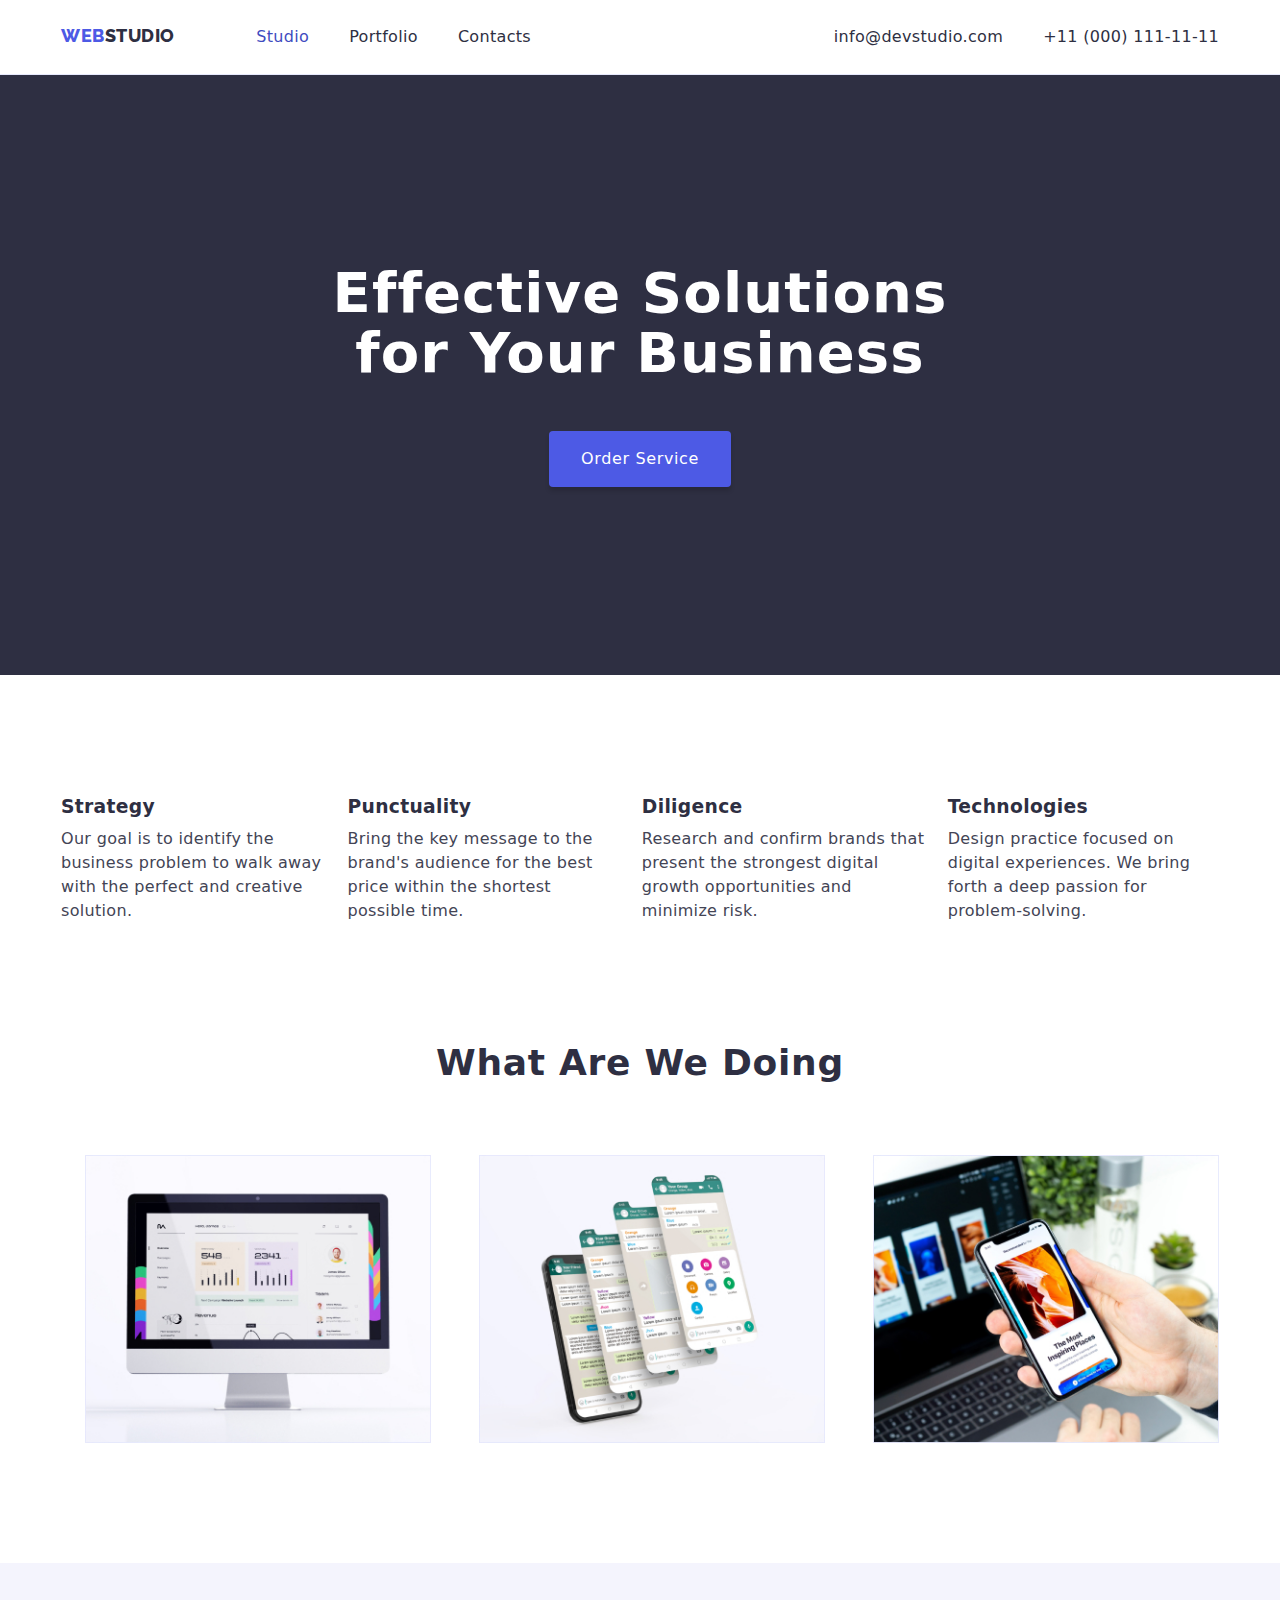
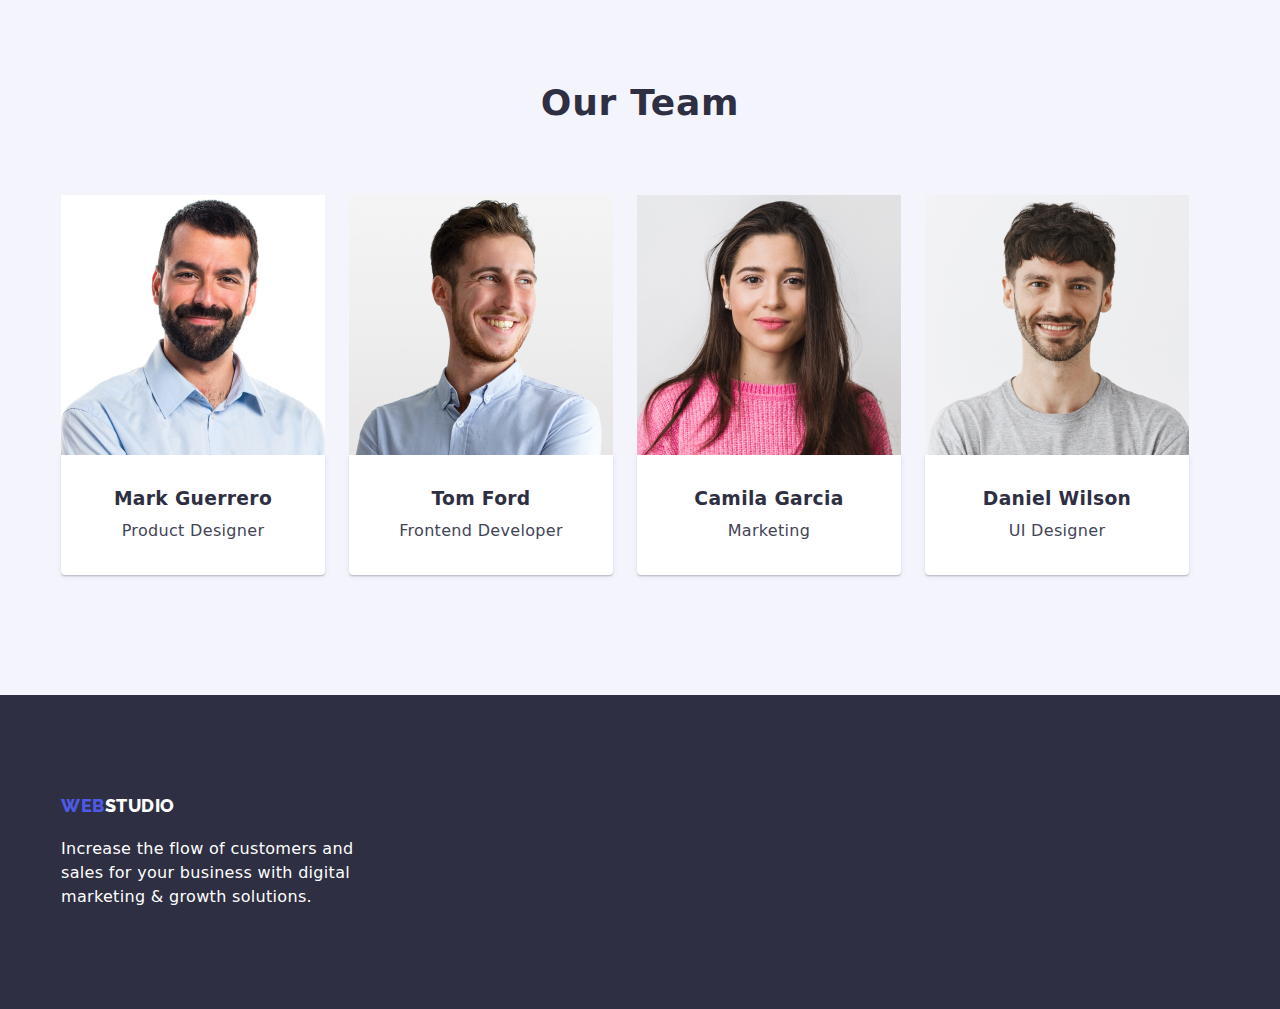
<file: index.html>
<!DOCTYPE html>

<html lang="en">
<head>
    <!-- CSS Style link -->
    <link rel="stylesheet" href="./css/styles.css" />
    <!-- «B13» All fonts and their variations are linked from Google Fonts Services -->
    <link href="https://fonts.googleapis.com/css2?family=Raleway:wght@800&family=Roboto:wght@400;500;700;900&display=swap" rel="stylesheet" />
    <link rel="stylesheet" href="https://cdnjs.cloudflare.com/ajax/libs/modern-normalize/1.0.0/modern-normalize.min.css"/>  
    <title>My Homework #3</title>
</head>
<body>
    <!-- This is the header tag that wraps the navigation options, web logo and  contacts info as well -->
    <header class="header">
        <div class="container container-header">
        <!-- Nav tag as well known as Navigation wrapper -->
        <nav>
            <!-- This is the LOGO usually used in image or text as well, clickable for homepage only  -->
            <a href="./index.html" class="logo"><span class="logo-colored">web</span><span>studio</span></a>
            <!-- This is navigation list or option is resposible for exploring the webpage -->
            <ul class="menu-nav unstyle-list">
                <li><a href="./index.html" class="nav active">Studio</a></li><!-- class Active will be highlighted the current page-->
                <li><a href="./portfolio.html" class="nav">Portfolio</a></li>
                <li><a href="./" class="nav">Contacts</a></li><!-- Contact will be in default link -->
            </ul>
        </nav>
        <!-- 
            This the Contact links, mostly in the rightside of navigation, reponsible for 
            contacting email, telephone number, mobile number and 
            social media links(fb,twitter,instagram,etc) 
        -->
        <ul class="menu-contact unstyle-list">
            <li><a href="mailto:info@devstudio.com" class="contact">info@devstudio.com</a></li>
            <li><a href="tel:+110001111111" class="contact">+11 (000) 111-11-11</a></li>
        </ul>    
        </div>
    </header>
    <!-- this is the Main tag that wraps the content of the webpage. -->
    <main>
        <!-- The main topic and content of the page -->
        <section class="hero-image">
            <div class="container container-hero">
                <!-- This is the heading 1 tag only use once. -->
                <h1 class="hero-top-banner">
                    Effective Solutions <br />
                    for Your Business
                </h1>
                <!-- This is the button tag. It has many action event for e.g. submitting your username and password-->
                <button type="button" class="btn-primary">Order Service</button>
            </div>
        </section>
        <section class="section">
            <div class="container">
            <!-- Section 1 of the content-->
            <ul class="feature-section unstyle-list">
                <li class="feature-list">
                    <h3 class="feat-title">Strategy</h3>
                    <p class="feat-desc">
                        Our goal is to identify the business
                        problem to walk away with the 
                        perfect and creative solution. 
                    </p>    
                </li>
                <li class="feature-list">
                    <h3 class="feat-title">Punctuality</h3>
                    <p class="feat-desc">
                        Bring the key message to the 
                        brand's audience for the best price
                        within the shortest possible time.
                    </p>
                </li>
                <li class="feature-list">
                    <h3 class="feat-title">Diligence</h3>
                    <p class="feat-desc">
                        Research and confirm brands that 
                        present the strongest digital growth 
                        opportunities and minimize risk.
                    </p>
                </li>
                <li class="feature-list">
                    <h3 class="feat-title">Technologies</h3>
                    <p class="feat-desc">
                        Design practice focused on digital 
                        experiences. We bring forth a deep 
                        passion for problem-solving.
                    </p>
                </li>
            </ul>
            </div>
        </section>
        <section class="section section-attached">
            <div class="container">
            <h2 class="section-title">What Are We Doing</h2>
            <!-- This is list of images,All image are stored in root folder /images -->
            <ul class="card unstyle-list centered-list">
                <li class="card-list">
                    <img src="images/01monitor.jpg" alt="Monitor" width="360" />
                </li>
                <li class="card-list">
                    <img src="images/02mobile.jpg" alt="Mobile" width="360" />
                </li>
                <li class="card-list">
                    <img src="images/03mobileandlaptop.jpg" alt="Both" width="360"  />
                </li>
            </ul>
            </div>
        </section>
        <section class="section section-team">
            <div class="container">
            <h2 class="section-title">Our Team</h2>
            <ul class="team-card unstyle-list centered-list">
                <li>
                    <img src="./images/04MarkGuerrero.jpg" alt="Mark's Photo" width="264">
                    <div class="card-content">
                        <h3 class="card-title">Mark Guerrero</h3>
                        <p class="card-text">
                            Product Designer
                        </p>
                    </div>
                </li>
                <li>
                    <img src="./images/05TomFord.jpg" alt="Tom's Photo" width="264" />
                    <div class="card-content">
                        <h3 class="card-title">Tom Ford</h3>
                        <p class="card-text">
                            Frontend Developer
                        </p>
                    </div>
                </li>
                <li>
                    <img src="./images/06CamilaGarcia.jpg" alt="Camila's Photo" width="264" />
                    <div class="card-content">
                        <h3 class="card-title">Camila Garcia</h3>
                        <p class="card-text">
                            Marketing
                        </p>
                    </div>
                </li>
                <li>
                    <img src="./images/07DanielWilson.jpg" alt="Daniel's Photo" width="264" />
                    <div class="card-content">
                        <h3 class="card-title">Daniel Wilson</h3>
                        <p class="card-text">
                        UI Designer
                        </p>    
                    </div>
                </li>
            </ul>
            </div>
        </section>
    </main>
    <!-- This is the footer tag that wraps the logo, contact info, costumer services, FAQ etc. -->
    <footer class="footer">
        <div class="container">
        <a href="./index.html" class="logo"><span class="logo-colored">web</span><span>studio</span></a><br>
        <p class="footer-text">
            Increase the flow of customers and <br />
            sales for your business with digital <br />
            marketing & growth solutions.
        </p>
        </div>
    </footer>
</body>
</html>
</file>
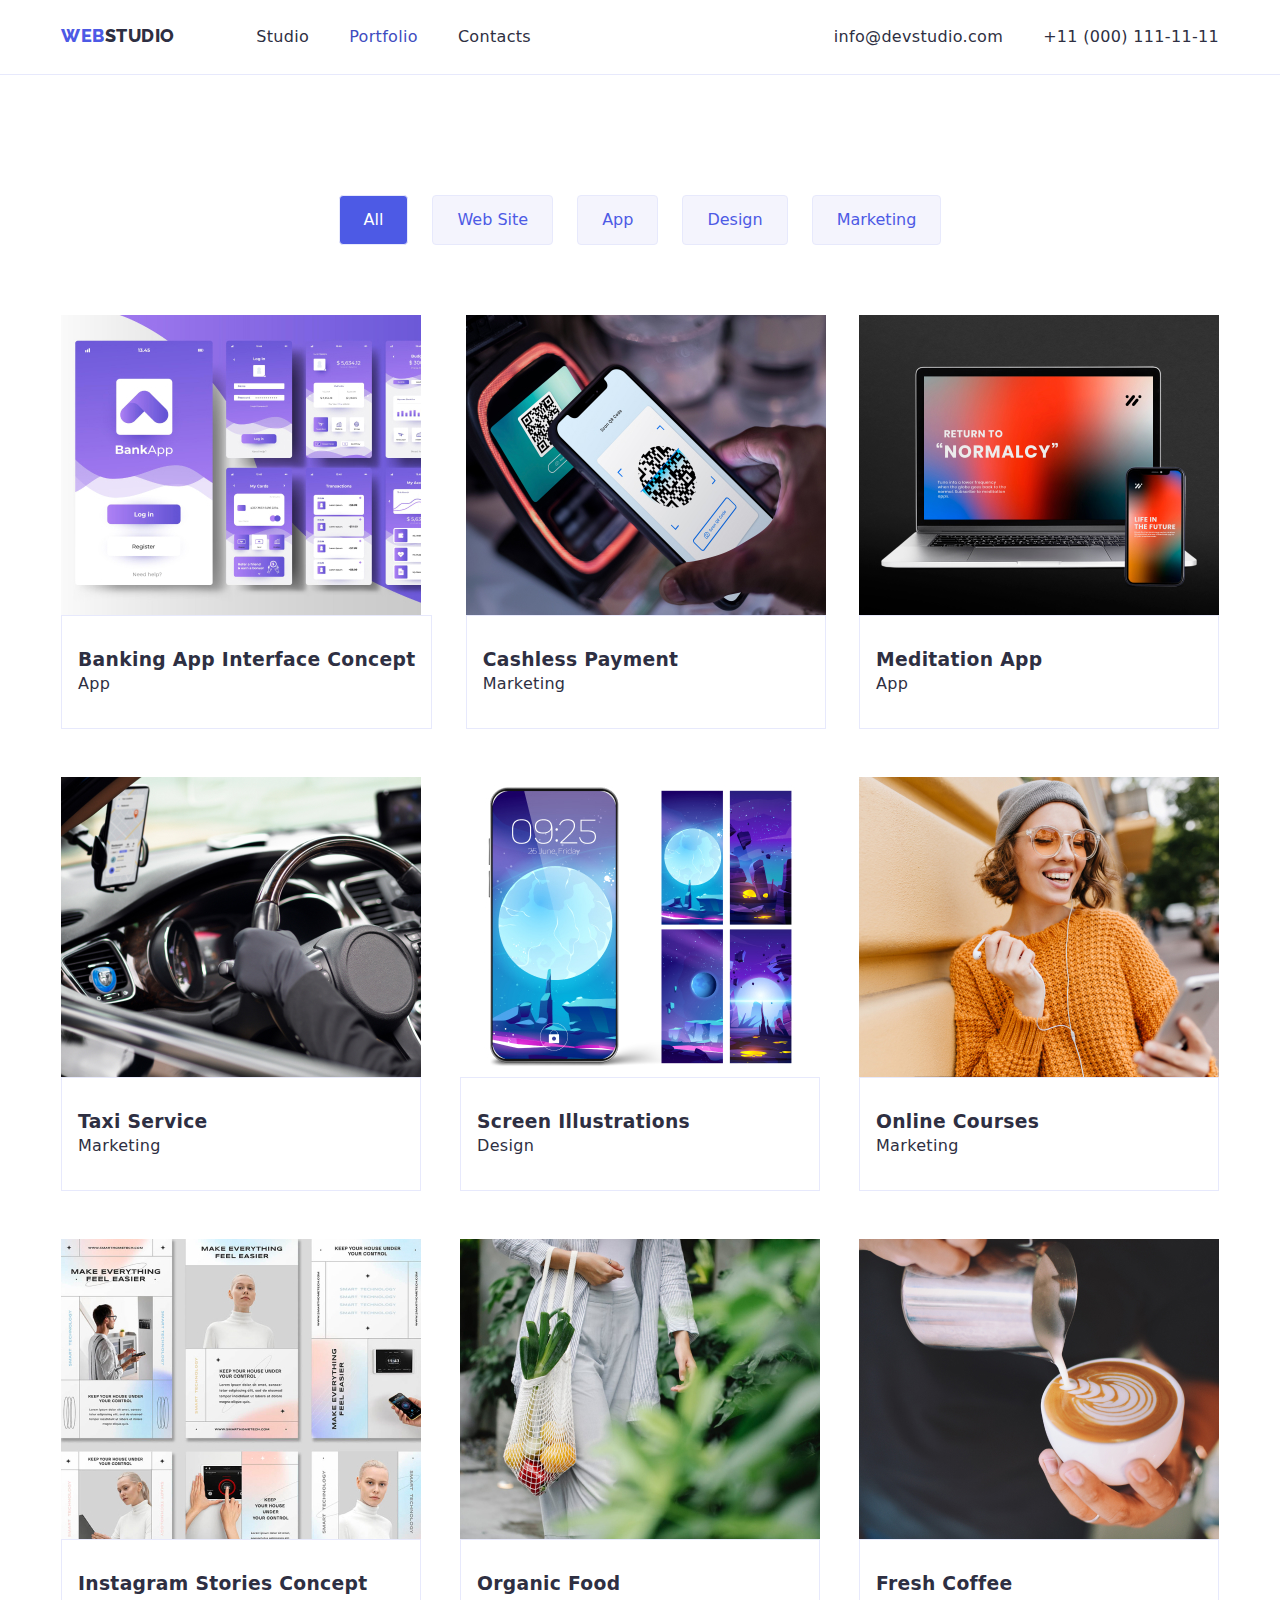
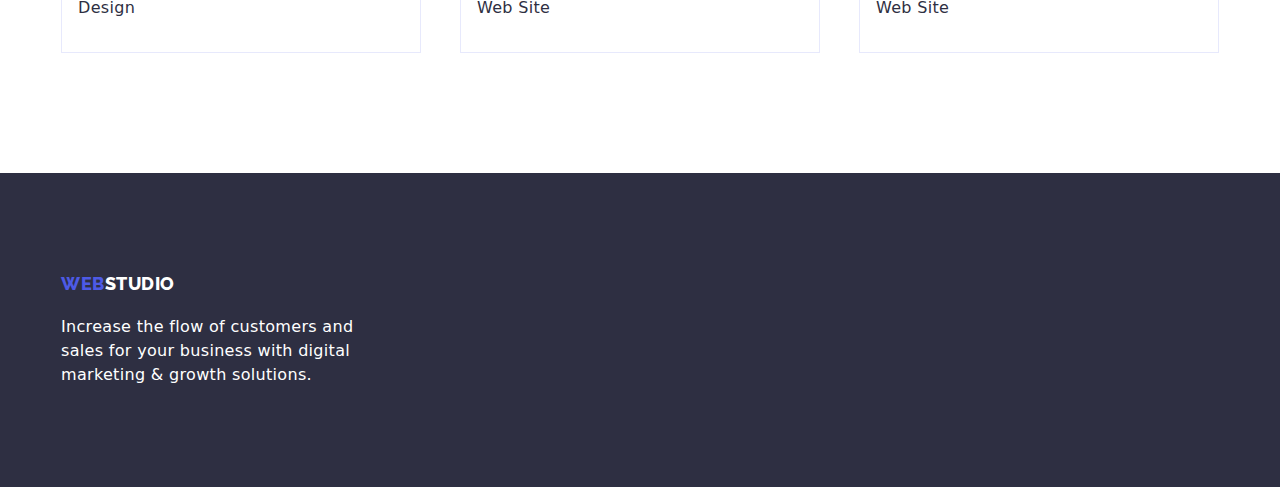
<file: portfolio.html>
<!DOCTYPE html>

<html lang="en">

<head>
    <!-- CSS Style link -->
    <link rel="stylesheet" href="./css/styles.css" />
    <!-- «B13» All fonts and their variations are linked from Google Fonts Services -->
    <link href="https://fonts.googleapis.com/css2?family=Raleway:wght@800&family=Roboto:wght@400;500;700;900&display=swap"
        rel="stylesheet" />
    <link rel="stylesheet" href="https://cdnjs.cloudflare.com/ajax/libs/modern-normalize/1.0.0/modern-normalize.min.css"/>  
    <title>My Homework #3</title>
</head>

<body>
    <!-- This is the header tag that wraps the navigation options, web logo and  contacts info as well -->
    <header class="header">
        <div class="container container-header">
        <!-- Nav tag as well known as Navigation wrapper -->
        <nav>
            <!-- This is the LOGO usually used in image or text as well, clickable for homepage only  -->
            <a href="./index.html" class="logo"><span class="logo-colored">web</span><span>studio</span></a>
            <!-- This is navigation list or option is resposible for exploring the webpage -->
            <ul class="menu-nav unstyle-list">
                <li><a href="./index.html" class="nav">Studio</a></li>
                <li><a href="./portfolio.html" class="nav active">Portfolio</a></li><!-- class Active will be highlighted the current page-->
                <li><a href="./" class="nav">Contacts</a></li><!-- Contact will be in default link -->
            </ul>
        </nav>
        <!-- 
                This the Contact links, mostly in the rightside of navigation, reponsible for 
                contacting email, telephone number, mobile number and 
                social media links(fb,twitter,instagram,etc) 
            -->
        <ul class="menu-contact unstyle-list">
            <li><a href="mailto:info@devstudio.com" class="contact">info@devstudio.com</a></li>
            <li><a href="tel:+110001111111" class="contact">+11 (000) 111-11-11</a></li>
        </ul>
        </div>
    </header>
    <!-- this is the Main tag that wraps the content of the webpage. -->
    <main>
        <section class="section">
            <div class="container container-category">
                <!-- function button to filter the classification of data -->
                <ul class="filters unstyle-list">
                    <li>
                        <button type="button" class="filter-btn active">
                            All
                        </button>
                    </li><li>
                        <button type="button" class="filter-btn">
                            Web Site
                        </button>
                    </li><li>
                        <button type="button" class="filter-btn">
                            App
                        </button>
                    </li><li>
                        <button type="button" class="filter-btn">
                            Design
                        </button>
                    </li><li>
                        <button type="button" class="filter-btn">
                            Marketing
                        </button>
                    </li>
                </ul>
                <ul class="project-card unstyle-list centered-list">
                    <li class="proj-cardlist">
                        <img src="./images/filtered-img/app-1.jpg" alt="Banking App Interface Concept" width="360">
                        <div class="proj-cardwrap">
                            <h3>Banking App Interface Concept</h3>
                            <p>
                                App
                            </p>
                        </div>
                    </li>
                    <li class="proj-cardlist">
                        <img src="./images/filtered-img/marketing-1.jpg" alt="Cashless Payment" width="360">

                        <div class="proj-cardwrap">
                            <h3>Cashless Payment</h3>
                            <p>
                                Marketing
                            </p>
                        </div>
                    </li>
                    <li class="proj-cardlist">
                        <img src="./images/filtered-img/app-2.jpg" alt="Meditation App" width="360">
                        <div class="proj-cardwrap">
                            <h3>Meditation App</h3>
                            <p>
                                App
                            </p>
                        </div>
                    </li>
                    <li class="proj-cardlist">
                        <img src="./images/filtered-img/marketing-2.jpg" alt="Taxi Service" width="360">
                        <div class="proj-cardwrap">
                            <h3>Taxi Service</h3>
                            <p>
                                Marketing
                            </p>
                        </div>
                    </li>
                    <li class="proj-cardlist">
                        <img src="./images/filtered-img/design-1.jpg" alt="Screen Illustrations" width="360">
                        <div class="proj-cardwrap">
                            <h3>Screen Illustrations</h3>
                            <p>
                                Design
                            </p>
                        </div>
                    </li>
                    <li class="proj-cardlist">
                        <img src="./images/filtered-img/marketing-3.jpg" alt="Online Courses" width="360">
                        <div class="proj-cardwrap">
                            <h3>Online Courses</h3>
                            <p>
                                Marketing
                            </p>
                        </div>
                    </li>
                    <li class="proj-cardlist">
                        <img src="./images/filtered-img/design-2.jpg" alt="Instagram Stories Concept" width="360">
                        <div class="proj-cardwrap">
                            <h3>Instagram Stories Concept</h3>
                            <p>
                                Design
                            </p>
                        </div>
                    </li>
                    <li class="proj-cardlist">
                        <img src="./images/filtered-img/web-site-1.jpg" alt="Organic Food" width="360">
                        <div class="proj-cardwrap">
                            <h3>Organic Food</h3>
                            <p>
                                Web Site
                            </p>
                        </div>
                    </li>
                    <li class="proj-cardlist">
                        <img src="./images/filtered-img/web-site-2.jpg" alt="Fresh Coffee">
                        <div class="proj-cardwrap">
                            <h3>Fresh Coffee</h3>
                            <p>
                                Web Site                
                            </p>
                        </div>
                    </li>
                </ul>
            </div>
        </section>
    </main>
    <!-- This is the footer tag that wraps the logo, contact info, costumer services, FAQ etc. -->
    <footer class="footer">
        <div class="container">
            <a href="./index.html" class="logo"><span class="logo-colored">web</span><span>studio</span></a><br />
            <p class="footer-text">Increase the flow of customers and <br />
                sales for your business with digital <br />
                marketing & growth solutions.
            </p>
        </div>
    </footer>
</body>

</html>
</file>
<file: css/styles.css>
/*Declaration of Variables*/
*:root {
    --default-color : #2E2F42;
    --secondary-color: #FFFFFF;
    --third-color:#4D5AE5;
    --fouth-color: #F4F4FD;
    --fifth-color:#E7E9FC;
    --sixth-color:#404BBF;
    --seventh-color:#434455;
    --theme-color: #2E2F42;
}

/* default */
h1,h2,h3,h4,h5,h6,p { margin: 0;}
html { box-sizing: border-box;}
*,*::after,*::before { box-sizing: inherit;}
img { display: block; max-width: 100%; height: auto;}
.list { list-style: none; padding: 0; margin: 0;}

/* body */
body {
    font-size: 16px;
    font-family: 'roboto', sans-serif;
    color: var(--default-color,#2E2F42);
    font-style: normal;
    font-weight: 400;
    line-height: 24px;
    letter-spacing: 0.32px;
}

/* Classes */
.logo {
    color: inherit;
    font-size: 18px;
    font-family: 'Raleway', sans-serif;
    font-weight: 800;
    line-height: 21px;
    letter-spacing: 0.54px;
    text-transform: uppercase;
}
.logo-colored {
    color: var(--third-color);
}
.logo, 
.nav, 
.contact {
    text-decoration: none;
    line-height: 1.2;
    cursor: pointer;
}
.menu-nav {
    margin-left: 76px;
}
.nav{
    color: var(--default-color);
    display: block;
    padding: 25px 0;
    font-weight: 500;
    line-height: 24px;
    letter-spacing: 0.32px;
}
.contact{
    color: var(--default-color);
    display: block;
    padding: 25px 0;
    line-height: 24px;
    letter-spacing: 0.32px;
}
.hero-image {
    background-color: var(--theme-color);
    color: var(--secondary-color);
}
.hero-top-banner{
    font-size: 56px;
    font-weight: 700;
    line-height: 60px;
    letter-spacing: 1.12px;
    text-align: center;

    display: flex;
    flex-direction: column;
}
.feat-title, .card-title {
    text-align: center;
}
.feat-desc {
    color:var(--seventh-color);
    line-height: 24px;
}
.section-title {
    font-size: 36px;
    font-weight: 700;
    line-height: 40px;
    text-align: center;
    letter-spacing: 0.72px;
    text-transform: capitalize;
}
.btn-primary,
.filter-btn{
    font-weight: 500;
    line-height: 1.5;
    border-radius: 4px;
    border: 1px solid var(--fifth-color);
    border: 0;
}
.btn-primary{
    color: var(--secondary-color);
    background-color: var(--third-color);
    font-weight: 500;
    line-height: 24px;
    letter-spacing: 0.64px;

    display: inline-flex;
    padding: 16px 32px;
    align-items: flex-start;
    gap: 10px;

    border-radius: 4px;
    box-shadow: 0px 4px 4px 0px rgba(0, 0, 0, 0.15);
}
.filter-btn{
    color: var(--third-color);
    background-color: var(--fouth-color);
    border: 1px solid var(--fifth-color);

    padding: 12px 24px;
}
.card-text{
    margin-top: 8px;
    color:var(--seventh-color);
}
.section-team{
    background-color: var(--fouth-color);
}
.footer{
    background-color: var(--theme-color);
    color: var(--secondary-color);
}

/* pseudo-elements */
.menu-nav .nav:focus,
.menu-nav .nav:hover{
    color: var(--sixth-color);
}
.menu-contact .contact:hover,
.menu-contact .contact:focus,
.menu-nav .nav.active{
    color: var(--sixth-color);
}
.btn-primary:hover,
.filters .filter-btn:hover{
    color: var(--secondary-color, #FFFFFF);
    background-color: var(--sixth-color, #404BBF);
    cursor: pointer;
}
.btn-primary:focus,
.filters .filter-btn:focus{
    color: var(--secondary-color, #FFFFFF);
    background-color: var(--third-color);
}
.filters .filter-btn.active {
    color: var(--secondary-color);
    background-color: var(--third-color);
}

/* container, alignment and resizing */
.centered-list {
    margin: 0 auto;
}
.container {
    width: 1200px;
    padding: 0 21px;
    margin: 0 auto;
}
.header{
    border-bottom: 1px solid var(--fifth-color);
}
.menu-nav,
.menu-contact {
    display: inline-flex;
    align-items: center;
    gap: 40px;
}

.unstyle-list{
    padding: 0;
    margin: 0;
    list-style: none;
}
.menu-nav {
    margin-left: 76px;
}
.container-header {
    display: flex;
    justify-content: space-between;
}
.btn-primary {
    margin-top: 48px;
}
.hero-image {
    padding: 188px 0;
    text-align: center;
}
.section{
    padding: 120px 0;
}
.feature-section {
    display: flex;
    gap: 22px;
}
.feature-list:first-child {
    margin-left: 0;
}
.feature-section > .feature-list {
    display: flex;
    flex-direction: column;
    align-items: flex-start;
    gap: 8px;
}

.section-attached{
    padding-top: 0;
}
.card {
    display: flex;
    justify-content: center;
    align-items: center;
    gap: 24px;
    margin-top: 72px;
}
.card > .card-list {
    margin-left: 24px;
}
.team-card {
    margin-top: 72px;
    display: flex;
    gap: 24px;
}
.card-content{
    border-top: 0;
    border-radius: 0px 0px 4px 4px;
    background: var(--secondary-color, #FFF);
    box-shadow: 
    0px 2px 1px 0px rgba(46, 47, 66, 0.08), 
    0px 1px 1px 0px rgba(46, 47, 66, 0.16), 
    0px 1px 6px 0px rgba(46, 47, 66, 0.08);
    padding: 32px 0;
}
.card-text {
    text-align: center;
    margin-top: 8px;
}
.container-category{
    text-align: center;
}
.filters {
    display: inline-flex;
    align-items: flex-start;
    gap: 24px;
    margin-bottom: 70px;
}
.project-card {
    display: flex;
    justify-content: space-between;
    flex-wrap: wrap;
    gap: 48px 24px;
}
.proj-cardwrap {
    padding: 32px 16px;
    border-top: 0;
    text-align: left;
    border: 1px solid var(--fifth-color);
    background: var(--secondary-color);
}
.footer {
    padding: 100px 0;
}
.footer-text {
    margin-top: 18px;
}
</file>
